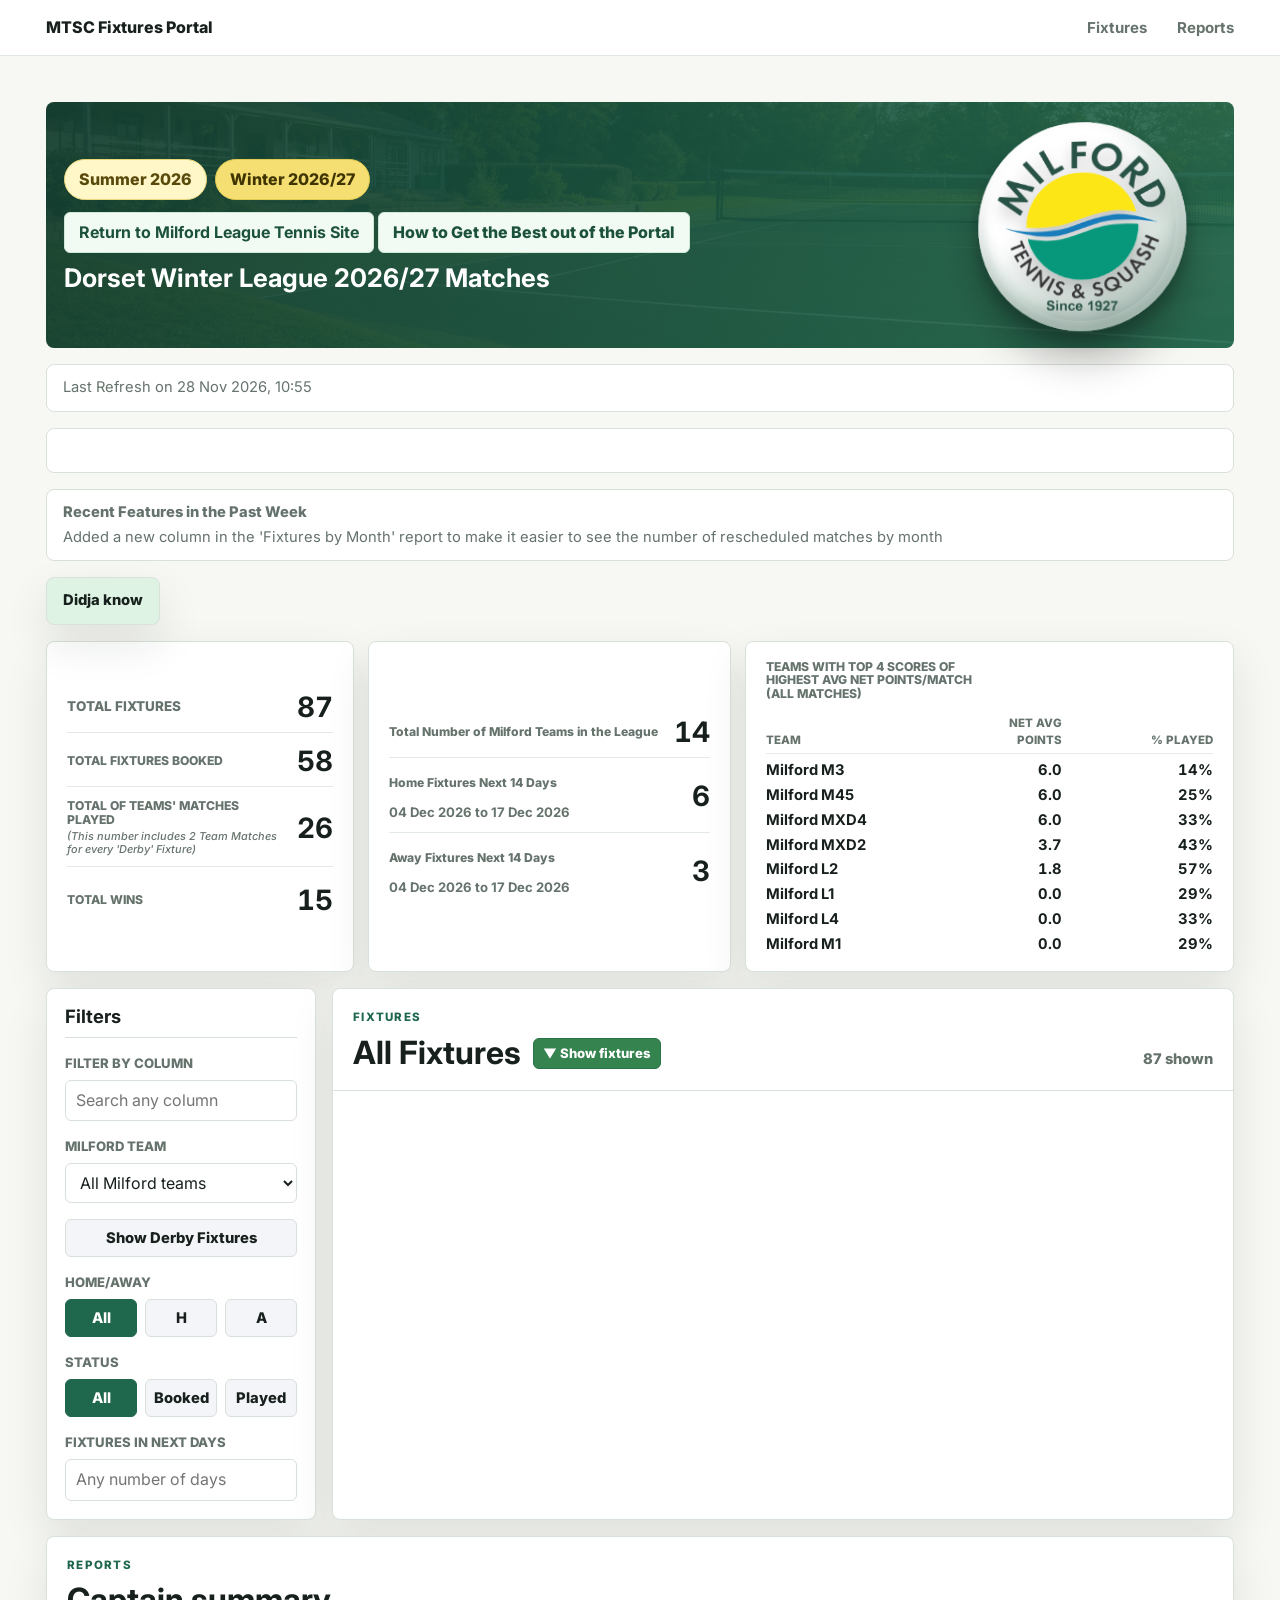
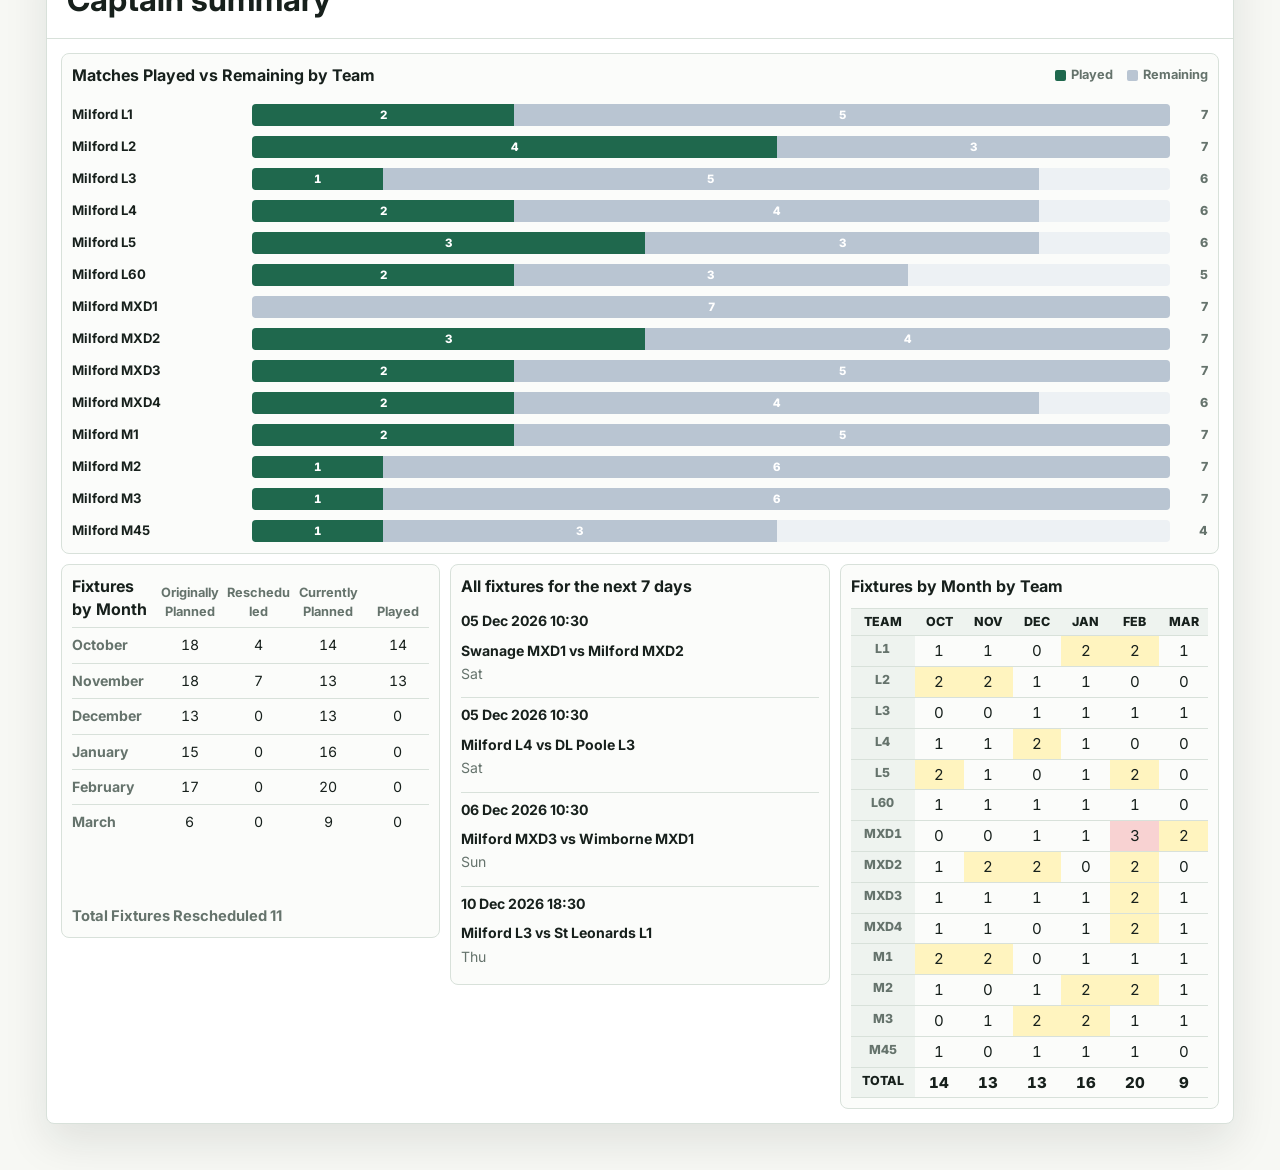
<file: index.html>
<!DOCTYPE html>
<html lang="en">
  <head>
    <meta charset="UTF-8" />
    <meta name="viewport" content="width=device-width, initial-scale=1.0" />
    <title>MTSC Fixtures Portal</title>
    <link rel="preconnect" href="https://fonts.googleapis.com" />
    <link rel="preconnect" href="https://fonts.gstatic.com" crossorigin />
    <link
      href="https://fonts.googleapis.com/css2?family=Inter:wght@400;500;600;700;800&display=swap"
      rel="stylesheet"
    />
    <link rel="stylesheet" href="styles.css?v=113" />
    <script
      defer
      src="https://cdn.sheetjs.com/xlsx-0.20.3/package/dist/xlsx.full.min.js"
    ></script>
    <script defer src="app.js?v=98"></script>
  </head>
  <body>
    <header class="app-header">
      <a class="brand" href="#dashboard" aria-label="MTSC Fixtures Portal">
        <span>MTSC Fixtures Portal</span>
      </a>
      <nav class="main-nav" aria-label="Main navigation">
        <a href="#fixtures">Fixtures</a>
        <a href="#reports">Reports</a>
      </nav>
    </header>

    <main id="dashboard">
      <section class="toolbar captain-toolbar" aria-label="Fixtures overview">
        <div>
          <div class="season-picker" role="group" aria-label="Choose fixture season">
            <button class="season-button" type="button" data-season="summer-2026" aria-pressed="false">Summer 2026</button>
            <button class="season-button is-active" type="button" data-season="winter-2026-27" aria-pressed="true">Winter 2026/27</button>
          </div>
          <a
            class="button toolbar-link"
            style="display:inline-flex;align-items:center;justify-content:center;width:fit-content;margin:0 0 6px;padding:8px 14px;min-height:34px;background:#f1fbf3;color:#1c523b;border:1px solid #cfe7d5;border-radius:6px;box-shadow:none;font-weight:700;"
            href="https://milfordtennisandsquash.net/league-tennis-information/"
            target="_blank"
            rel="noreferrer"
          >
            Return to Milford League Tennis Site
          </a>
          <button class="button toolbar-help" id="openHelp" type="button">
            How to Get the Best out of the Portal
          </button>
          <h1 id="seasonTitle">Dorset Summer League 2026 Matches</h1>
        </div>
        <a
          class="hero-logo-wrap"
          href="https://milfordtennisandsquash.net"
          target="_blank"
          rel="noreferrer"
          aria-label="Go to Milford Tennis and Squash Club site"
        >
          <img class="hero-logo" src="assets/milfordlogo.png" alt="Milford Tennis and Squash Club" />
        </a>
      </section>

      <section class="status-line" aria-live="polite">
        <span id="fileStatus">No published fixture data available yet.</span>
        <span id="parseStatus"></span>
      </section>

      <section class="feature-line is-empty" id="latestInfoLine" aria-live="polite" hidden>
        <span class="feature-label" id="latestInfoLabel" hidden>Latest Info/News</span>
        <span id="latestInfo"></span>
      </section>

      <section class="feature-line is-empty" id="featureLine" aria-live="polite">
        <span class="feature-label" id="featureLabel" hidden>Recent Features in the Past Week</span>
        <span id="portalFeatures"></span>
      </section>

      <section class="didja-wrap">
        <button class="didja-know" id="didjaKnow" type="button" aria-expanded="false" aria-describedby="didjaTooltip">
          Didja know
        </button>
        <span class="didja-tooltip" id="didjaTooltip" role="tooltip" aria-live="polite">
          To save the link on your phone home screen, when on the web site hit the share button and find 'add to home screen'. It will be saved as a web app and an easy click from your mobile home screen.
        </span>
      </section>

      <section class="overview-grid" aria-label="Fixture summary">
        <article class="overview-card metric-card">
          <div class="metric-list">
            <div class="metric-row">
              <span class="kpi-label kpi-title" id="totalMatchesLabel">TOTAL FIXTURES</span>
              <strong id="totalMatches">0</strong>
            </div>
            <div class="metric-row">
              <span class="kpi-label">Total Fixtures Booked</span>
              <strong id="totalFixturesBooked">-</strong>
            </div>
            <div class="metric-row">
              <span class="kpi-label kpi-label-with-note">
                <span>Total of Teams' Matches Played</span>
                <span class="kpi-note">(This number includes 2 Team Matches for every 'Derby' Fixture)</span>
              </span>
              <strong id="summaryMatchesPlayed">-</strong>
            </div>
            <div class="metric-row">
              <span class="kpi-label">Total Wins</span>
              <strong id="summaryWins">-</strong>
            </div>
          </div>
        </article>
        <article class="overview-card metric-card">
          <div class="metric-list">
            <div class="metric-row">
              <span class="kpi-label kpi-title">Total Number of Milford Teams in the League</span>
              <strong id="teamCount">0</strong>
            </div>
            <div class="metric-row metric-row-has-range">
              <span class="kpi-label kpi-title">Home Fixtures Next 14 Days</span>
              <strong id="homeNextCount">0</strong>
              <span class="kpi-range" id="homeNextRange"></span>
            </div>
            <div class="metric-row metric-row-has-range">
              <span class="kpi-label kpi-title">Away Fixtures Next 14 Days</span>
              <strong id="awayNextCount">0</strong>
              <span class="kpi-range" id="awayNextRange"></span>
            </div>
          </div>
        </article>
        <article class="overview-card net-points-card">
          <span class="kpi-label kpi-label-two-line">Teams with top 4 scores of<br />highest avg net points/match<br />(All Matches)</span>
          <div class="summary-ranking-list" id="summaryHighestAvg" aria-label="Teams on the top four average net points scores per match"></div>
        </article>
      </section>

      <section class="workspace" id="fixtures">
        <aside class="filters" aria-label="Fixture filters">
          <h2 class="filters-title">Filters</h2>
          <div class="filter-block">
            <label for="searchInput">Filter by Column</label>
            <input
              id="searchInput"
              type="search"
              placeholder="Search any column"
            />
          </div>
          <div class="filter-block">
            <label for="teamFilter">Milford Team</label>
            <select id="teamFilter">
              <option value="">All Milford teams</option>
            </select>
          </div>
          <div class="filter-block">
            <button class="filter-chip derby-filter-button" id="derbyFilterButton" type="button" aria-pressed="false" data-tooltip="Derby Match - when 2 Milford Teams are in the same division and therefore have to play each other">
              Show Derby Fixtures
            </button>
          </div>
          <div class="filter-block">
            <label>Home/Away</label>
            <div class="segmented-control" role="group" aria-label="Home Away filter">
              <button type="button" class="filter-chip is-active" data-home-away="all">All</button>
              <button type="button" class="filter-chip" data-home-away="H">H</button>
              <button type="button" class="filter-chip" data-home-away="A">A</button>
            </div>
          </div>
          <div class="filter-block">
            <label>Status</label>
            <div class="segmented-control" role="group" aria-label="Status preset filter">
              <button type="button" class="filter-chip is-active" data-status-filter="all">All</button>
              <button type="button" class="filter-chip" data-status-filter="booked">Booked</button>
              <button type="button" class="filter-chip" data-status-filter="played">Played</button>
            </div>
          </div>
          <div class="filter-block">
            <label for="nextDaysInput">Fixtures in next days</label>
            <input
              id="nextDaysInput"
              type="number"
              min="0"
              step="1"
              placeholder="Any number of days"
            />
          </div>
        </aside>

        <section class="data-area">
          <div class="section-head">
            <div>
              <p class="eyebrow">Fixtures</p>
              <div class="fixtures-title-row">
                <h2>All Fixtures</h2>
                <button
                  class="fixture-toggle"
                  id="fixtureToggle"
                  type="button"
                  aria-expanded="false"
                  aria-controls="fixtureTableWrap"
                  hidden
                >
                  ▼ Show fixtures
                </button>
              </div>
            </div>
            <span id="visibleCount">0 shown</span>
          </div>
          <div class="table-wrap" id="fixtureTableWrap">
            <table>
              <thead>
                <tr>
                  <th>Date</th>
                  <th>Day</th>
                  <th>Time</th>
                  <th>Home Team</th>
                  <th>Away Team</th>
                  <th>Status</th>
                </tr>
              </thead>
              <tbody id="fixturesBody">
                <tr>
                  <td colspan="6" class="empty-state">
                    No published fixture data available yet.
                  </td>
                </tr>
              </tbody>
            </table>
          </div>
        </section>
      </section>

      <section class="report-grid single-report">
        <article class="report-panel" id="reports">
          <div class="section-head compact">
            <div>
              <p class="eyebrow">Reports</p>
              <h2>Captain summary</h2>
            </div>
          </div>
          <div id="reportBody" class="summary-list">
            <p class="empty-copy">
              Load fixtures to see monthly planned matches and matches for the next 7 days.
            </p>
          </div>
        </article>
      </section>
    </main>

    <div class="help-modal" id="helpModal" aria-hidden="true">
      <div class="help-dialog" role="dialog" aria-modal="true" aria-labelledby="helpTitle">
        <div class="help-head">
          <h2 id="helpTitle">How to Get the Best out of the Portal</h2>
          <button class="help-close" id="closeHelp" type="button" aria-label="Close help">Close</button>
        </div>
        <div class="help-body">
          <p>
            The Highest Avg Net Points / Match takes all points FOR less all points AGAINST for each team and divides by the number of matches played, hence the view showing % matches played is an important factor. The highest possible score is 6.
          </p>
          <p>
            Use the filter box to filter by column, team, opponent, date, status etc. Then try partial text, e.g. Jul will show only July matches. Hit the Home button below that and it will show July home matches, then try hitting Booked. That will add only the booked matches to the view and so on.
          </p>
          <p>
            Also filter by team to see all matches for a specific team and use further filters if you only want to see Booked.
          </p>
          <p>
            One of the filters is Matches in Next Days. If you type in 4 here, you will see all Milford teams' matches in the next 4 days. You can then filter more as above.
          </p>
          <p>
            For any comments or suggestions contact the Fixtures Secretary on tennisfixtures@milfordtennisandsquash.net
          </p>
        </div>
      </div>
    </div>
  </body>
</html>
</file>
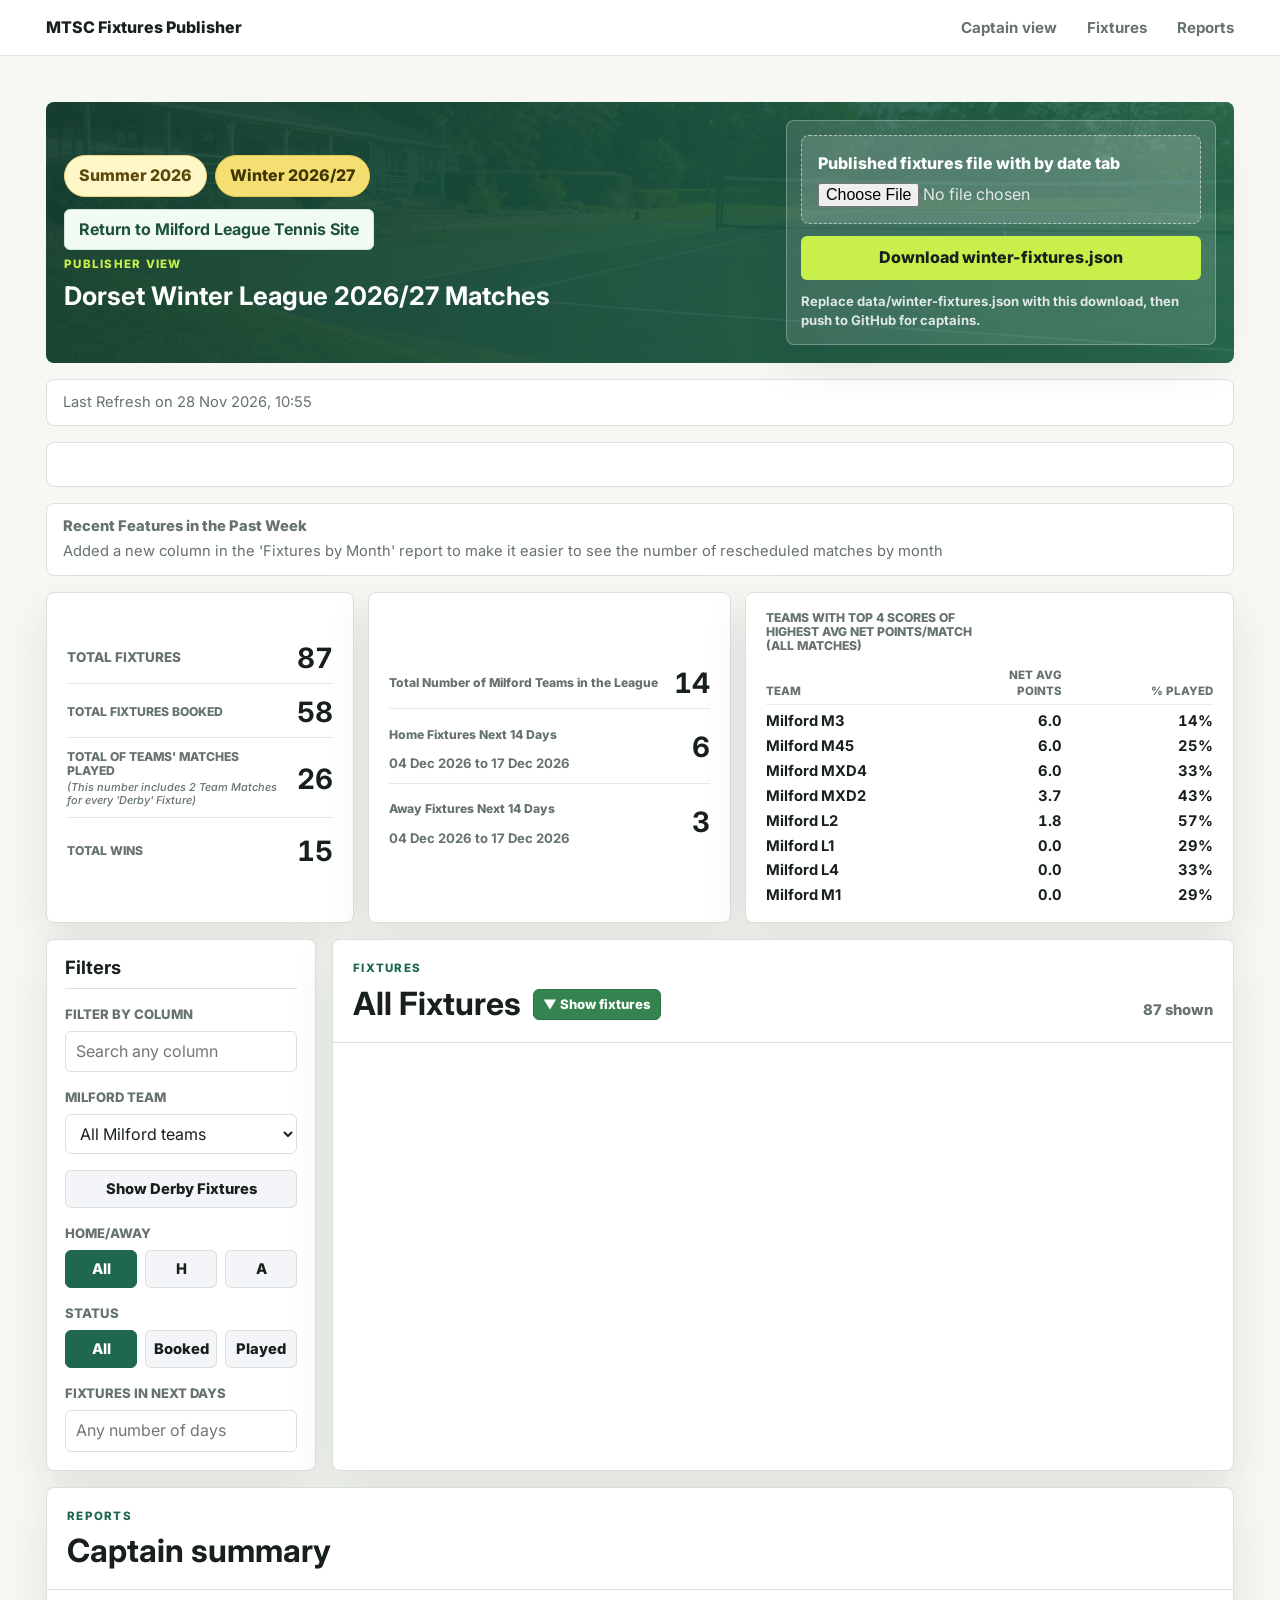
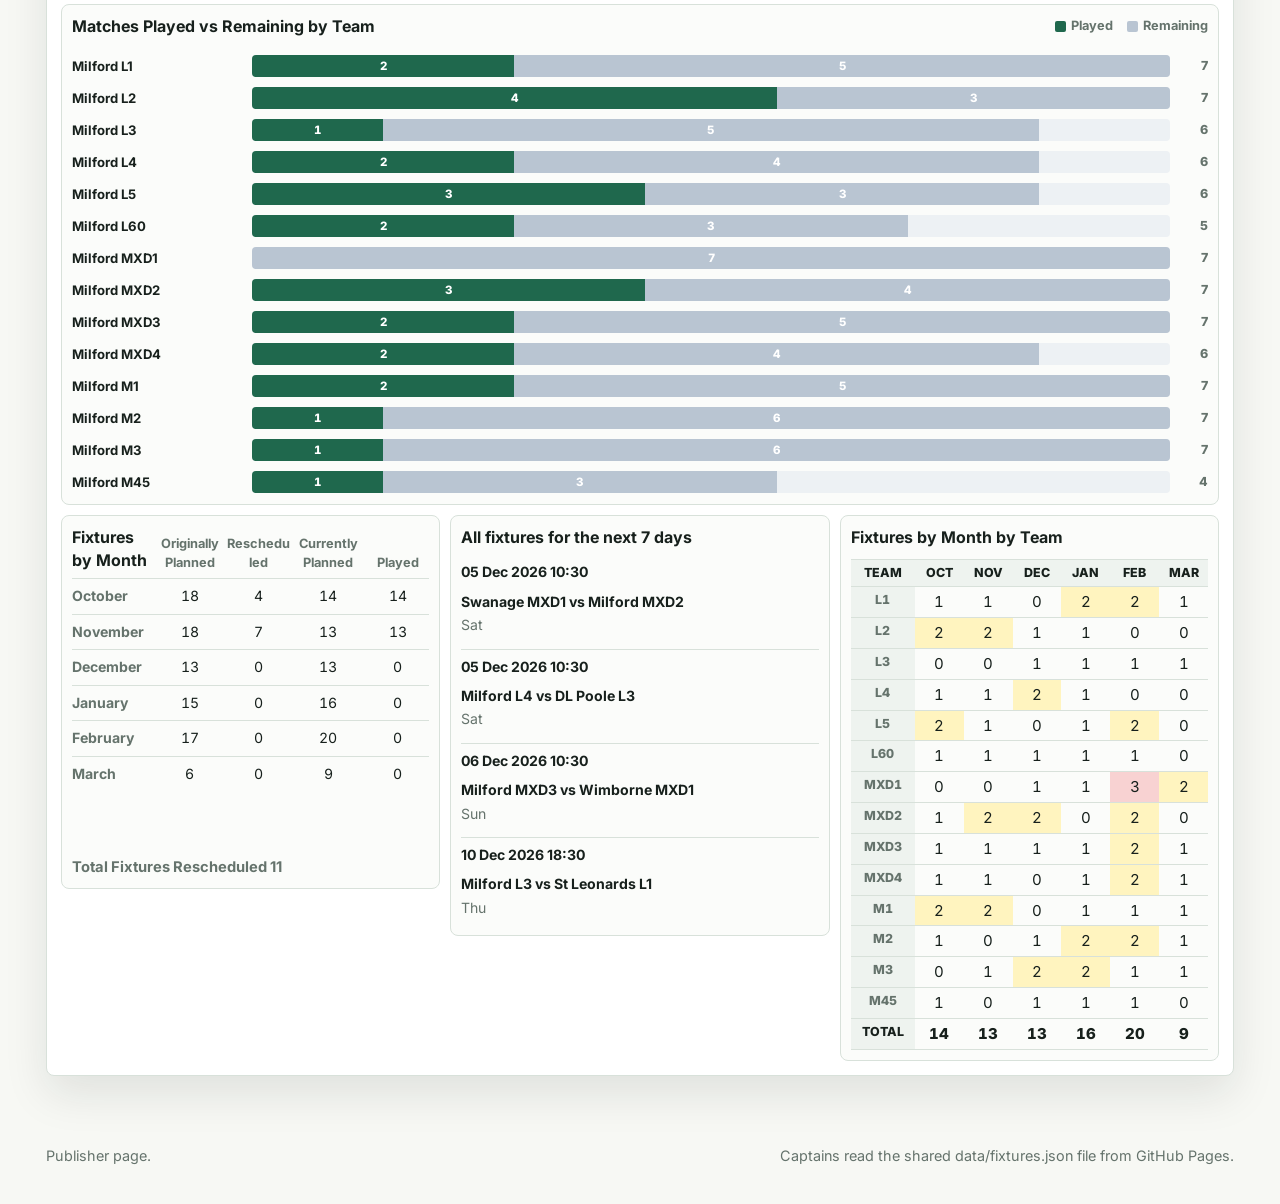
<file: publisher.html>
<!DOCTYPE html>
<html lang="en">
  <head>
    <meta charset="UTF-8" />
    <meta name="viewport" content="width=device-width, initial-scale=1.0" />
    <title>MTSC Fixtures Publisher</title>
    <link rel="preconnect" href="https://fonts.googleapis.com" />
    <link rel="preconnect" href="https://fonts.gstatic.com" crossorigin />
    <link
      href="https://fonts.googleapis.com/css2?family=Inter:wght@400;500;600;700;800&display=swap"
      rel="stylesheet"
    />
    <link rel="stylesheet" href="styles.css?v=113" />
    <script
      defer
      src="https://cdn.sheetjs.com/xlsx-0.20.3/package/dist/xlsx.full.min.js"
    ></script>
    <script defer src="app.js?v=98"></script>
  </head>
  <body class="publisher-page">
    <header class="app-header">
      <a class="brand" href="index.html" aria-label="MTSC Fixtures Portal">
        <span>MTSC Fixtures Publisher</span>
      </a>
      <nav class="main-nav" aria-label="Main navigation">
        <a href="index.html">Captain view</a>
        <a href="#fixtures">Fixtures</a>
        <a href="#reports">Reports</a>
      </nav>
    </header>

    <main id="dashboard">
      <section class="toolbar" aria-label="Workbook upload">
        <div>
          <div class="season-picker" role="group" aria-label="Choose fixture season">
            <button class="season-button" type="button" data-season="summer-2026" aria-pressed="false">Summer 2026</button>
            <button class="season-button is-active" type="button" data-season="winter-2026-27" aria-pressed="true">Winter 2026/27</button>
          </div>
          <a
            class="button toolbar-link"
            style="display:inline-flex;align-items:center;justify-content:center;width:fit-content;margin:0 0 6px;padding:8px 14px;min-height:34px;background:#f1fbf3;color:#1c523b;border:1px solid #cfe7d5;border-radius:6px;box-shadow:none;font-weight:700;"
            href="https://milfordtennisandsquash.net/league-tennis-information/"
            target="_blank"
            rel="noreferrer"
          >
            Return to Milford League Tennis Site
          </a>
          <p class="eyebrow">Publisher view</p>
          <h1 id="seasonTitle">Dorset Winter League 2026/27 Matches</h1>
        </div>
        <div class="upload-panel">
          <label class="file-drop" for="currentFile">
            <span>Published fixtures file with by date tab</span>
            <input id="currentFile" type="file" accept=".xlsx,.xlsm,.xls" />
          </label>
          <button class="button ghost full" id="downloadJson" type="button" disabled>
            <span id="downloadJsonLabel">Download winter-fixtures.json</span>
          </button>
          <p class="upload-note">
            <span id="publisherFileHelp">Replace data/winter-fixtures.json with this download, then push to GitHub for captains.</span>
          </p>
        </div>
      </section>

      <section class="status-line" aria-live="polite">
        <span id="fileStatus">No workbook loaded yet.</span>
        <span id="parseStatus"></span>
      </section>

      <section class="feature-line is-empty" id="latestInfoLine" aria-live="polite" hidden>
        <span class="feature-label" id="latestInfoLabel" hidden>Latest Info/News</span>
        <span id="latestInfo"></span>
      </section>

      <section class="feature-line is-empty" id="featureLine" aria-live="polite">
        <span class="feature-label" id="featureLabel" hidden>Recent Features in the Past Week</span>
        <span id="portalFeatures"></span>
      </section>

      <section class="overview-grid" aria-label="Fixture summary">
        <article class="overview-card metric-card">
          <div class="metric-list">
            <div class="metric-row">
              <span class="kpi-label kpi-title" id="totalMatchesLabel">TOTAL FIXTURES</span>
              <strong id="totalMatches">0</strong>
            </div>
            <div class="metric-row">
              <span class="kpi-label">Total Fixtures Booked</span>
              <strong id="totalFixturesBooked">-</strong>
            </div>
            <div class="metric-row">
              <span class="kpi-label kpi-label-with-note">
                <span>Total of Teams' Matches Played</span>
                <span class="kpi-note">(This number includes 2 Team Matches for every 'Derby' Fixture)</span>
              </span>
              <strong id="summaryMatchesPlayed">-</strong>
            </div>
            <div class="metric-row">
              <span class="kpi-label">Total Wins</span>
              <strong id="summaryWins">-</strong>
            </div>
          </div>
        </article>
        <article class="overview-card metric-card">
          <div class="metric-list">
            <div class="metric-row">
              <span class="kpi-label kpi-title">Total Number of Milford Teams in the League</span>
              <strong id="teamCount">0</strong>
            </div>
            <div class="metric-row metric-row-has-range">
              <span class="kpi-label kpi-title">Home Fixtures Next 14 Days</span>
              <strong id="homeNextCount">0</strong>
              <span class="kpi-range" id="homeNextRange"></span>
            </div>
            <div class="metric-row metric-row-has-range">
              <span class="kpi-label kpi-title">Away Fixtures Next 14 Days</span>
              <strong id="awayNextCount">0</strong>
              <span class="kpi-range" id="awayNextRange"></span>
            </div>
          </div>
        </article>
        <article class="overview-card net-points-card">
          <span class="kpi-label kpi-label-two-line">Teams with top 4 scores of<br />highest avg net points/match<br />(All Matches)</span>
          <div class="summary-ranking-list" id="summaryHighestAvg" aria-label="Teams on the top four average net points scores per match"></div>
        </article>
      </section>

      <section class="workspace" id="fixtures">
        <aside class="filters" aria-label="Fixture filters">
          <h2 class="filters-title">Filters</h2>
          <div class="filter-block">
            <label for="searchInput">Filter by Column</label>
            <input
              id="searchInput"
              type="search"
              placeholder="Search any column"
            />
          </div>
          <div class="filter-block">
            <label for="teamFilter">Milford Team</label>
            <select id="teamFilter">
              <option value="">All Milford teams</option>
            </select>
          </div>
          <div class="filter-block">
            <button class="filter-chip derby-filter-button" id="derbyFilterButton" type="button" aria-pressed="false" data-tooltip="Derby Match - when 2 Milford Teams are in the same division and therefore have to play each other">
              Show Derby Fixtures
            </button>
          </div>
          <div class="filter-block">
            <label>Home/Away</label>
            <div class="segmented-control" role="group" aria-label="Home Away filter">
              <button type="button" class="filter-chip is-active" data-home-away="all">All</button>
              <button type="button" class="filter-chip" data-home-away="H">H</button>
              <button type="button" class="filter-chip" data-home-away="A">A</button>
            </div>
          </div>
          <div class="filter-block">
            <label>Status</label>
            <div class="segmented-control" role="group" aria-label="Status preset filter">
              <button type="button" class="filter-chip is-active" data-status-filter="all">All</button>
              <button type="button" class="filter-chip" data-status-filter="booked">Booked</button>
              <button type="button" class="filter-chip" data-status-filter="played">Played</button>
            </div>
          </div>
          <div class="filter-block">
            <label for="nextDaysInput">Fixtures in next days</label>
            <input
              id="nextDaysInput"
              type="number"
              min="0"
              step="1"
              placeholder="Any number of days"
            />
          </div>
        </aside>

        <section class="data-area">
          <div class="section-head">
            <div>
              <p class="eyebrow">Fixtures</p>
              <div class="fixtures-title-row">
                <h2>All Fixtures</h2>
                <button
                  class="fixture-toggle"
                  id="fixtureToggle"
                  type="button"
                  aria-expanded="false"
                  aria-controls="fixtureTableWrap"
                  hidden
                >
                  ▼ Show fixtures
                </button>
              </div>
            </div>
            <span id="visibleCount">0 shown</span>
          </div>
          <div class="table-wrap" id="fixtureTableWrap">
            <table>
              <thead>
                <tr>
                  <th>Date</th>
                  <th>Day</th>
                  <th>Time</th>
                  <th>Home Team</th>
                  <th>Away Team</th>
                  <th>Status</th>
                </tr>
              </thead>
              <tbody id="fixturesBody">
                <tr>
                  <td colspan="6" class="empty-state">
                    Upload an Excel file.
                  </td>
                </tr>
              </tbody>
            </table>
          </div>
        </section>
      </section>

      <section class="report-grid single-report">
        <article class="report-panel" id="reports">
          <div class="section-head compact">
            <div>
              <p class="eyebrow">Reports</p>
              <h2>Captain summary</h2>
            </div>
          </div>
          <div id="reportBody" class="summary-list">
            <p class="empty-copy">
              Load fixtures to see monthly planned matches and matches for the next 7 days.
            </p>
          </div>
        </article>
      </section>
    </main>

    <footer>
      <span>Publisher page.</span>
      <span>Captains read the shared data/fixtures.json file from GitHub Pages.</span>
    </footer>
  </body>
</html>
</file>
<file: styles.css>
:root {
  --ink: #17201c;
  --muted: #65736c;
  --line: #d8e1da;
  --soft: #eef3ef;
  --white: #ffffff;
  --court: #1f684d;
  --court-dark: #143f32;
  --accent: #c9ef4b;
  --warning: #d96d3f;
  --blue: #2367a6;
  --shadow: 0 18px 44px rgba(23, 32, 28, 0.1);
}

* {
  box-sizing: border-box;
}

html {
  scroll-behavior: smooth;
}

body {
  margin: 0;
  color: var(--ink);
  background: #f7f8f4;
  font-family: Inter, system-ui, -apple-system, BlinkMacSystemFont, "Segoe UI", sans-serif;
  line-height: 1.45;
}

a {
  color: inherit;
  text-decoration: none;
}

button,
input,
select {
  font: inherit;
}

.app-header {
  position: sticky;
  top: 0;
  z-index: 20;
  display: flex;
  align-items: center;
  justify-content: space-between;
  gap: 24px;
  padding: 16px clamp(18px, 4vw, 46px);
  border-bottom: 1px solid rgba(216, 225, 218, 0.78);
  background: rgba(255, 255, 255, 0.92);
  backdrop-filter: blur(18px);
}

.brand,
.main-nav {
  display: flex;
  align-items: center;
}

.brand {
  gap: 12px;
  font-weight: 800;
}

.brand-mark {
  width: 380px;
  height: auto;
  object-fit: contain;
  border-radius: 8px;
}

.main-nav {
  gap: clamp(14px, 3vw, 30px);
  color: var(--muted);
  font-size: 0.94rem;
  font-weight: 700;
}

main {
  padding: clamp(20px, 4vw, 46px);
}

.toolbar {
  display: grid;
  grid-template-columns: minmax(280px, 1fr) minmax(300px, 430px);
  gap: clamp(22px, 5vw, 64px);
  align-items: center;
  min-height: 155px;
  padding: 18px;
  border-radius: 8px;
  background:
    linear-gradient(110deg, rgba(20, 63, 50, 0.94), rgba(31, 104, 77, 0.88)),
    url("assets/club-hero.png") center / cover;
  color: var(--white);
}

.toolbar-link {
  width: fit-content;
}

.season-picker {
  display: flex;
  flex-wrap: wrap;
  gap: 8px;
  margin: 0 0 12px;
}

.season-button {
  min-height: 38px;
  padding: 8px 14px;
  border: 1px solid #ead77b;
  border-radius: 999px;
  background: #fff7c7;
  color: #594a0b;
  font-weight: 800;
  cursor: pointer;
}

.season-button:hover,
.season-button:focus-visible {
  background: #f7e99b;
}

.season-button.is-active {
  border-color: #e2c94f;
  background: #f5df72;
  color: #403500;
}

.captain-toolbar {
  grid-template-columns: minmax(0, 3fr) minmax(220px, 1fr);
}

#seasonTitle {
  max-width: none;
  font-size: clamp(1.1rem, 2vw, 2rem);
  white-space: nowrap;
}

.hero-logo-wrap {
  position: relative;
  display: block;
  width: clamp(150px, 18vw, 210px);
  aspect-ratio: 1 / 1;
  justify-self: center;
  flex: 0 0 auto;
  border-radius: 50%;
  background:
    radial-gradient(circle at 34% 28%, rgba(255, 255, 255, 1) 0 36%, rgba(239, 246, 242, 0.96) 62%, rgba(196, 215, 205, 0.98) 100%);
  box-shadow:
    0 26px 38px rgba(0, 0, 0, 0.28),
    0 10px 14px rgba(0, 0, 0, 0.2),
    inset 0 6px 10px rgba(255, 255, 255, 0.92),
    inset 0 -10px 16px rgba(20, 63, 50, 0.18);
  overflow: hidden;
  transform: perspective(650px) rotateX(6deg) rotateY(-8deg);
  transform-style: preserve-3d;
  transition: transform 180ms ease, box-shadow 180ms ease;
}

.hero-logo-wrap:hover,
.hero-logo-wrap:focus-visible {
  box-shadow:
    0 30px 42px rgba(0, 0, 0, 0.32),
    0 12px 16px rgba(0, 0, 0, 0.22),
    inset 0 6px 10px rgba(255, 255, 255, 0.92),
    inset 0 -10px 16px rgba(20, 63, 50, 0.18);
  transform: perspective(650px) rotateX(4deg) rotateY(-5deg) translateY(-2px);
}

.hero-logo-wrap:focus-visible {
  outline: 3px solid var(--accent);
  outline-offset: 5px;
}

.hero-logo-wrap::before {
  content: "";
  position: absolute;
  inset: 10px;
  z-index: 1;
  border-radius: 50%;
  background: linear-gradient(145deg, rgba(255, 255, 255, 0.58), rgba(255, 255, 255, 0.08) 42%, rgba(20, 63, 50, 0.12) 100%);
  pointer-events: none;
}

.hero-logo-wrap::after {
  content: "";
  position: absolute;
  inset: 0;
  border-radius: 50%;
  box-shadow: inset -12px -16px 22px rgba(20, 63, 50, 0.18);
  pointer-events: none;
}

.hero-logo {
  display: block;
  position: absolute;
  inset: 20px;
  z-index: 2;
  width: calc(100% - 40px);
  height: calc(100% - 40px);
  max-width: none;
  max-height: none;
  object-fit: contain;
  object-position: center;
  filter: drop-shadow(0 8px 8px rgba(0, 0, 0, 0.22));
}

.eyebrow {
  margin: 0 0 10px;
  color: var(--accent);
  font-size: 0.72rem;
  font-weight: 800;
  letter-spacing: 0.11em;
  text-transform: uppercase;
}

h1,
h2,
h3,
p {
  margin-top: 0;
}

h1 {
  max-width: 760px;
  margin-bottom: 0;
  font-size: clamp(1.1rem, 2.25vw, 2.35rem);
  line-height: 1.05;
  letter-spacing: 0;
}

h2 {
  margin-bottom: 0;
  font-size: clamp(1.35rem, 3vw, 2rem);
  line-height: 1.08;
}

.upload-panel {
  display: grid;
  gap: 12px;
  padding: 14px;
  border: 1px solid rgba(255, 255, 255, 0.28);
  border-radius: 8px;
  background: rgba(255, 255, 255, 0.12);
  box-shadow: var(--shadow);
}

.file-drop {
  display: grid;
  gap: 8px;
  padding: 16px;
  border: 1px dashed rgba(255, 255, 255, 0.54);
  border-radius: 8px;
  background: rgba(255, 255, 255, 0.14);
  cursor: pointer;
}

.file-drop span {
  font-weight: 800;
}

.file-drop input {
  width: 100%;
  color: rgba(255, 255, 255, 0.82);
}

.secondary-drop {
  background: rgba(0, 0, 0, 0.1);
}

.button {
  display: inline-flex;
  align-items: center;
  justify-content: center;
  min-height: 42px;
  padding: 10px 16px;
  border: 0;
  border-radius: 6px;
  background: var(--court);
  color: var(--white);
  font-weight: 800;
  cursor: pointer;
}

.button.ghost {
  background: var(--accent);
  color: var(--ink);
}

.button.full {
  width: 100%;
}

.button.small {
  min-height: 36px;
  padding: 8px 12px;
}

.button:disabled {
  cursor: not-allowed;
  opacity: 0.55;
}

.toolbar-help {
  width: fit-content;
  min-height: 34px;
  margin: 0 0 12px;
  padding: 8px 14px;
  border: 1px solid #cfe7d5;
  background: #f1fbf3;
  color: #1c523b;
  box-shadow: none;
}

.modal-open {
  overflow: hidden;
}

.help-modal {
  position: fixed;
  inset: 0;
  z-index: 50;
  display: none;
  align-items: center;
  justify-content: center;
  padding: 22px;
  background: rgba(23, 32, 28, 0.62);
}

.help-modal.is-open {
  display: flex;
}

.help-dialog {
  width: min(720px, 100%);
  max-height: min(720px, calc(100vh - 44px));
  overflow: auto;
  border: 1px solid var(--line);
  border-radius: 8px;
  background: var(--white);
  box-shadow: 0 28px 70px rgba(0, 0, 0, 0.26);
}

.help-head {
  display: flex;
  align-items: center;
  justify-content: space-between;
  gap: 18px;
  padding: 20px 22px;
  border-bottom: 1px solid var(--line);
}

.help-head h2 {
  font-size: 1.35rem;
}

.help-close {
  min-height: 36px;
  padding: 8px 12px;
  border: 1px solid var(--line);
  border-radius: 6px;
  background: var(--soft);
  color: var(--ink);
  font-weight: 800;
  cursor: pointer;
}

.help-body {
  display: grid;
  gap: 14px;
  padding: 20px 22px 24px;
  color: var(--ink);
}

.help-body p {
  margin: 0;
  color: var(--ink);
  font-size: 0.98rem;
}

.upload-note {
  margin: 0;
  color: rgba(255, 255, 255, 0.84);
  font-size: 0.82rem;
  font-weight: 700;
}

.status-line {
  display: flex;
  justify-content: space-between;
  gap: 16px;
  margin: 16px 0;
  padding: 12px 16px;
  border: 1px solid var(--line);
  border-radius: 8px;
  background: var(--white);
  color: var(--muted);
  font-size: 0.92rem;
}

.feature-line {
  display: grid;
  gap: 4px;
  margin: 16px 0;
  padding: 12px 16px;
  border: 1px solid var(--line);
  border-radius: 8px;
  background: var(--white);
  color: var(--muted);
  font-size: 0.92rem;
}

.feature-line.is-empty {
  min-height: 45px;
}

.didja-wrap {
  position: relative;
  width: fit-content;
  margin: 16px 0;
}

.didja-know {
  display: inline-flex;
  align-items: center;
  justify-content: center;
  padding: 12px 16px;
  border: 1px solid var(--line);
  border-radius: 8px;
  background: #dff3e5;
  color: var(--ink);
  box-shadow: var(--shadow);
  cursor: url("data:image/svg+xml,%3Csvg xmlns='http://www.w3.org/2000/svg' width='24' height='24' viewBox='0 0 24 24'%3E%3Cellipse cx='9' cy='8' rx='5' ry='6.5' fill='none' stroke='%2317201c' stroke-width='1.8' transform='rotate(-32 9 8)'/%3E%3Cpath d='M5.5 7.2l7 1.4M5.8 10.2l6.7 1.4M7.5 3.1l3.2 11M10.9 2.8l3 10.4' stroke='%23c9ef4b' stroke-width='1' stroke-linecap='round'/%3E%3Cpath d='M12.4 12.8l6.6 6.6' stroke='%2317201c' stroke-width='3' stroke-linecap='round'/%3E%3Cpath d='M17.2 17.6l2.6 2.6' stroke='%23c9ef4b' stroke-width='1.2' stroke-linecap='round'/%3E%3C/svg%3E") 12 12, pointer;
  font-size: 0.92rem;
  font-weight: 800;
}

.didja-know:focus-visible {
  outline: 3px solid var(--accent);
  outline-offset: 4px;
}

.didja-tooltip {
  position: absolute;
  left: 0;
  top: calc(100% + 10px);
  z-index: 30;
  display: none;
  width: min(420px, calc(100vw - 44px));
  padding: 12px 14px;
  border: 1px solid var(--line);
  border-radius: 8px;
  background: var(--white);
  color: var(--ink);
  box-shadow: 0 18px 42px rgba(23, 32, 28, 0.16);
  font-size: 0.92rem;
  font-weight: 600;
  line-height: 1.35;
}

.didja-wrap:hover .didja-tooltip,
.didja-know:focus + .didja-tooltip,
.didja-know.is-open + .didja-tooltip {
  display: block;
}

.feature-label {
  font-weight: 800;
}

#latestInfoLine[hidden] {
  display: none;
}

#latestInfoLine:not([hidden]):not(.is-empty) {
  animation: news-attention 1.2s ease-in-out 3;
}

@keyframes news-attention {
  0%, 100% { opacity: 1; }
  50% { opacity: 0.35; }
}

@media (prefers-reduced-motion: reduce) {
  #latestInfoLine:not([hidden]):not(.is-empty) {
    animation: none;
  }
}

#portalFeatures,
#latestInfo {
  text-align: left;
  font-size: 0.92rem;
  font-weight: 400;
  color: var(--muted);
  white-space: pre-line;
}

.overview-grid,
.report-grid {
  display: grid;
  grid-template-columns: minmax(220px, 0.85fr) minmax(260px, 1fr) minmax(360px, 1.35fr);
  gap: 14px;
}

.report-grid {
  display: grid;
  grid-template-columns: repeat(4, minmax(0, 1fr));
  gap: 14px;
  margin-top: 14px;
}

.overview-card,
.filters,
.data-area,
.report-panel {
  border: 1px solid var(--line);
  border-radius: 8px;
  background: var(--white);
  box-shadow: var(--shadow);
}

.overview-card {
  min-width: 0;
  min-height: 188px;
  padding: 18px 20px;
}

.overview-card {
  display: grid;
  align-content: center;
}

.metric-list {
  display: grid;
  gap: 12px;
}

.metric-row {
  display: grid;
  grid-template-columns: minmax(0, 1fr) auto;
  gap: 14px;
  align-items: center;
  min-height: 42px;
  padding-bottom: 10px;
  border-bottom: 1px solid rgba(216, 225, 218, 0.72);
}

.metric-row:last-child {
  padding-bottom: 0;
  border-bottom: 0;
}

.metric-row .kpi-range {
  grid-column: 1;
  justify-self: start;
  margin-top: -8px;
}

.metric-row-has-range {
  align-items: start;
}

.metric-row-has-range strong {
  grid-column: 2;
  grid-row: 1 / 3;
  align-self: center;
  padding-top: 0;
}

.overview-card .kpi-label {
  display: flex;
  align-items: center;
  color: var(--muted);
  min-height: 2.2em;
  font-size: 0.76rem !important;
  line-height: 1.15 !important;
  font-weight: 800;
  text-transform: uppercase;
}

.overview-card .kpi-label-with-note {
  align-items: flex-start;
  flex-direction: column;
  gap: 3px;
}

.overview-card .kpi-note {
  font-size: 0.68rem;
  font-style: italic;
  font-weight: 500;
  line-height: 1.2;
  text-transform: none;
}

.kpi-label-two-line {
  line-height: 1.08 !important;
  min-height: 3.05em !important;
}

.overview-card .kpi-title {
  text-transform: none;
}

#totalMatchesLabel {
  font-size: 0.84rem !important;
  line-height: 1.15 !important;
  text-transform: uppercase !important;
}

.overview-card strong {
  display: block;
  color: var(--ink);
  font-size: 1.75rem;
  line-height: 1;
  font-variant-numeric: tabular-nums;
}

.summary-teams {
  display: block;
  margin-top: 6px;
  color: var(--muted);
  font-size: 0.84rem;
  font-weight: 700;
}

.summary-ranking-list {
  display: grid;
  gap: 8px;
  margin-top: 14px;
}

.summary-ranking-row {
  display: grid;
  grid-template-columns: minmax(0, 1.15fr) 0.8fr 0.95fr;
  gap: 12px;
  align-items: baseline;
}

.summary-ranking-head {
  display: grid;
  grid-template-columns: minmax(0, 1.15fr) 0.8fr 0.95fr;
  gap: 12px;
  align-items: end;
  padding-bottom: 4px;
  border-bottom: 1px solid rgba(0, 0, 0, 0.08);
}

.summary-ranking-head span {
  color: var(--muted);
  font-size: 0.72rem;
  font-weight: 800;
  text-transform: uppercase;
  letter-spacing: 0;
  text-align: right;
}

.summary-ranking-head span:first-child,
.summary-ranking-team {
  text-align: left;
}

.summary-ranking-team,
.summary-ranking-points,
.summary-ranking-percent {
  font-size: 0.92rem;
  line-height: 1.15;
  font-weight: 700;
}

.summary-ranking-team {
  color: var(--text);
  min-width: 0;
  overflow: hidden;
  text-overflow: ellipsis;
  white-space: nowrap;
}

.summary-ranking-points {
  color: var(--text);
  text-align: right;
  font-variant-numeric: tabular-nums;
}

.summary-ranking-percent {
  color: var(--text);
  text-align: right;
  font-variant-numeric: tabular-nums;
  white-space: nowrap;
  font-size: 0.92rem;
  line-height: 1.15;
  font-weight: 700;
}

.summary-ranking-empty {
  color: var(--muted);
  font-size: 0.92rem;
  font-weight: 700;
}

.kpi-range {
  display: block;
  margin-top: 6px;
  color: var(--muted);
  font-size: 0.82rem;
  font-weight: 700;
}

.workspace {
  display: grid;
  grid-template-columns: 270px minmax(0, 1fr);
  gap: 16px;
  margin-top: 16px;
}

#fixtures,
#reports {
  scroll-margin-top: 72px;
}

.filters {
  align-self: start;
  display: grid;
  gap: 16px;
  min-width: 0;
  padding: 18px;
}

.filters-title {
  margin: 0;
  padding-bottom: 10px;
  border-bottom: 1px solid var(--line);
  color: var(--ink);
  font-size: 1.15rem;
}

.filter-block {
  display: grid;
  gap: 7px;
  min-width: 0;
}

.filter-block label {
  color: var(--muted);
  font-size: 0.82rem;
  font-weight: 800;
  text-transform: uppercase;
}

.filter-block input,
.filter-block select {
  width: 100%;
  max-width: 100%;
  min-width: 0;
  min-height: 40px;
  padding: 8px 10px;
  border: 1px solid var(--line);
  border-radius: 6px;
  background: var(--white);
  color: var(--ink);
}

.segmented-control {
  display: grid;
  grid-template-columns: repeat(auto-fit, minmax(64px, 1fr));
  gap: 8px;
  min-width: 0;
}

.filter-chip {
  width: 100%;
  min-width: 0;
  min-height: 38px;
  border: 1px solid var(--line);
  border-radius: 6px;
  background: #f3f5f8;
  color: var(--ink);
  font-size: 0.92rem;
  font-weight: 800;
  cursor: pointer;
}

.filter-chip.is-active {
  background: var(--court);
  border-color: var(--court);
  color: var(--white);
}

.derby-filter-button {
  position: relative;
}

.derby-filter-button::after {
  position: absolute;
  z-index: 10;
  bottom: calc(100% + 7px);
  left: 0;
  width: min(280px, 80vw);
  padding: 8px 10px;
  border-radius: 6px;
  background: var(--ink);
  color: var(--white);
  box-shadow: var(--shadow);
  content: attr(data-tooltip);
  font-size: 0.78rem;
  font-weight: 600;
  line-height: 1.35;
  opacity: 0;
  pointer-events: none;
  text-align: left;
  transform: translateY(3px);
  visibility: hidden;
}

.derby-filter-button:hover::after,
.derby-filter-button:focus-visible::after {
  opacity: 1;
  transform: translateY(0);
  visibility: visible;
}

.data-area,
.report-panel {
  min-width: 0;
  overflow: hidden;
}

.section-head {
  display: flex;
  align-items: end;
  justify-content: space-between;
  gap: 20px;
  padding: 20px;
  border-bottom: 1px solid var(--line);
}

.section-head.compact {
  align-items: center;
}

.section-head .eyebrow {
  color: var(--court);
}

.fixtures-title-row {
  display: flex;
  align-items: center;
  gap: 12px;
}

.fixture-toggle {
  padding: 5px 9px;
  border: 1px solid #287347;
  border-radius: 6px;
  background: #35834f;
  color: #fff;
  cursor: pointer;
  font: inherit;
  font-size: 0.82rem;
  font-weight: 800;
}

.fixture-toggle:hover,
.fixture-toggle:focus-visible {
  border-color: var(--court);
  outline: none;
}

#visibleCount {
  color: var(--muted);
  font-size: 0.92rem;
  font-weight: 800;
}

.table-wrap {
  overflow-x: auto;
}

table {
  width: 100%;
  min-width: 860px;
  border-collapse: collapse;
}

th,
td {
  padding: 13px 14px;
  border-bottom: 1px solid var(--line);
  text-align: left;
  vertical-align: top;
}

th {
  background: var(--soft);
  color: var(--muted);
  font-size: 0.78rem;
  font-weight: 800;
  text-transform: uppercase;
}

td {
  font-size: 0.94rem;
}

.empty-state,
.empty-copy {
  color: var(--muted);
}

.badge {
  display: inline-flex;
  align-items: center;
  min-height: 24px;
  padding: 3px 8px;
  border-radius: 999px;
  background: var(--soft);
  color: var(--court-dark);
  font-size: 0.78rem;
  font-weight: 800;
}

.badge.changed,
.badge.removed {
  background: #fee8de;
  color: #97431f;
}

.badge.new {
  background: #e2f0ff;
  color: #124f86;
}

.badge.not-booked {
  background: #fff0d6;
  color: #79551d;
}

.badge.played {
  background: #dff2df;
  color: #1f6b2a;
}

.report-grid {
  grid-template-columns: minmax(0, 1fr) minmax(0, 1fr);
  margin-top: 16px;
}

.report-grid.single-report {
  grid-template-columns: minmax(0, 1fr);
  justify-content: stretch;
}

.change-list,
.summary-list {
  display: grid;
  grid-template-columns: repeat(2, minmax(0, 1fr));
  gap: 12px;
  padding: 18px;
}

.change-item,
.summary-item {
  padding: 14px;
  border: 1px solid var(--line);
  border-radius: 8px;
  background: #fbfcfa;
}

.change-item strong,
.summary-item strong {
  display: block;
  margin-bottom: 6px;
}

.summary-item-wide {
  grid-column: 1 / -1;
}

.team-progress-chart {
  padding: 18px;
}

.team-progress-head,
.team-progress-legend,
.team-progress-row {
  display: flex;
  align-items: center;
}

.team-progress-head {
  justify-content: space-between;
  gap: 16px;
  margin-bottom: 16px;
}

.team-progress-head strong {
  margin: 0;
}

.team-progress-legend {
  gap: 14px;
  color: var(--muted);
  font-size: 0.8rem;
  font-weight: 700;
}

.team-progress-legend span {
  display: inline-flex;
  align-items: center;
  gap: 5px;
}

.legend-swatch {
  width: 11px;
  height: 11px;
  border-radius: 2px;
}

.legend-swatch.played,
.team-progress-bar.played {
  background: var(--court);
}

.legend-swatch.remaining,
.team-progress-bar.remaining {
  background: #b9c5d2;
}

.team-progress-rows {
  display: grid;
  gap: 8px;
}

.team-progress-row {
  display: grid;
  grid-template-columns: minmax(110px, 170px) minmax(160px, 1fr) 28px;
  gap: 10px;
  min-height: 24px;
}

.team-progress-name {
  overflow: hidden;
  font-size: 0.82rem;
  font-weight: 700;
  text-overflow: ellipsis;
  white-space: nowrap;
}

.team-progress-track {
  display: flex;
  height: 22px;
  overflow: hidden;
  border-radius: 4px;
  background: #edf1f4;
}

.team-progress-bar {
  display: flex;
  align-items: center;
  justify-content: center;
  min-width: 0;
  color: var(--white);
  font-size: 0.72rem;
  font-weight: 800;
  font-variant-numeric: tabular-nums;
}

.team-progress-total {
  color: var(--muted);
  font-size: 0.78rem;
  font-weight: 800;
  text-align: right;
}

.summary-item-wide .results-table-wrap {
  width: 100%;
  margin: 0;
}

.change-item p,
.summary-item p {
  margin-bottom: 0;
  color: var(--muted);
  font-size: 0.92rem;
}

.summary-item .fixtures-rescheduled {
  margin-top: 4.5em;
  font-weight: 700;
}

.results-table-wrap {
  overflow-x: auto;
}

.results-table {
  width: 100%;
  min-width: 860px;
  border-collapse: collapse;
  table-layout: fixed;
}

.results-table td {
  padding: 8px 10px;
  border-bottom: 1px solid var(--line);
  font-size: 0.88rem;
  vertical-align: top;
}

.next-fixtures {
  display: grid;
  gap: 10px;
  margin: 0;
  padding: 0;
  list-style: none;
}

.next-fixtures li {
  display: grid;
  gap: 3px;
  padding: 10px 0;
  border-top: 1px solid var(--line);
}

.next-fixtures li:first-child {
  border-top: 0;
  padding-top: 0;
}

.next-fixtures span {
  font-weight: 700;
}

.next-fixtures em {
  color: var(--muted);
  font-size: 0.88rem;
  font-style: normal;
}

.monthly-summary-head {
  display: grid;
  grid-template-columns: minmax(0, 1fr) 92px 92px 72px;
  gap: 16px;
  align-items: end;
  margin-bottom: 6px;
  font-family: inherit;
}

.monthly-summary-head strong,
.monthly-summary-head span {
  margin: 0;
  font-family: inherit;
}

.monthly-summary-head strong {
  display: block;
}

.monthly-summary-head span {
  color: var(--muted);
  font-size: 0.9rem;
  font-weight: 700;
  text-align: right;
}

.monthly-planned {
  display: grid;
  gap: 0;
}

.monthly-row {
  display: grid;
  grid-template-columns: minmax(0, 1fr) 92px 92px 72px;
  gap: 16px;
  align-items: center;
  padding: 9px 0;
  border-top: 1px solid var(--line);
}

.monthly-month {
  color: var(--muted);
  font-weight: 700;
  text-align: left;
}

.monthly-original-count,
.monthly-planned-count,
.monthly-played-count {
  color: var(--text);
  margin: 0;
  font-variant-numeric: tabular-nums;
  text-align: right;
  white-space: nowrap;
}

.team-month-summary > strong {
  display: block;
  margin-bottom: 10px;
}

.team-month-table-wrap {
  overflow-x: auto;
}

.team-month-table {
  width: 59%;
  min-width: 0;
  margin: 0;
  table-layout: fixed;
  border-collapse: collapse;
  font-variant-numeric: tabular-nums;
}

.team-month-table th,
.team-month-table td {
  padding: 4px 3px;
  border-top: 1px solid var(--line);
  text-align: center;
  white-space: nowrap;
}

.team-month-table th:first-child,
.team-month-table td:first-child {
  width: 18%;
}

.team-month-table td.count-two {
  background: #fff4bf;
}

.team-month-table td.count-three {
  background: #f8d2d2;
}

.team-month-table th:first-child {
  text-align: center;
}

.team-month-table thead th,
.team-month-table tbody tr:last-child th,
.team-month-table tbody tr:last-child td {
  color: var(--text);
  font-weight: 800;
}

.winter-report {
  grid-template-columns: repeat(3, minmax(0, 1fr));
  align-items: start;
  gap: 10px;
  padding: 14px;
}

.winter-report > .summary-item {
  min-width: 0;
  padding: 10px;
}

.winter-report .monthly-summary-head,
.winter-report .monthly-row {
  grid-template-columns: minmax(5rem, 1.2fr) repeat(4, minmax(0, 1fr));
  gap: 6px;
}

.winter-report .monthly-row > :not(.monthly-month),
.winter-report .monthly-summary-head span {
  text-align: center;
}

.winter-report .monthly-summary-head span {
  overflow-wrap: anywhere;
  font-size: 0.8rem;
}

.winter-report .monthly-row {
  padding: 7px 0;
  font-size: 0.88rem;
}

.winter-report .team-month-table {
  width: 100%;
  font-size: 0.82rem;
}

.winter-report .next-fixtures {
  gap: 6px;
  font-size: 0.88rem;
}

.winter-report .next-fixtures li {
  padding: 7px 0;
}

footer {
  display: flex;
  justify-content: space-between;
  gap: 20px;
  padding: 24px clamp(20px, 4vw, 46px) 38px;
  color: var(--muted);
  font-size: 0.9rem;
}

@media (max-width: 980px) {
  .toolbar,
  .workspace,
  .report-grid {
    grid-template-columns: 1fr;
  }

  .overview-grid {
    grid-template-columns: repeat(2, minmax(0, 1fr));
  }

  .net-points-card {
    grid-column: 1 / -1;
  }

  .summary-list {
    grid-template-columns: 1fr;
  }
}

@media (max-width: 680px) {
  #seasonTitle {
    white-space: normal;
  }

  .app-header,
  .status-line,
  footer {
    align-items: flex-start;
    flex-direction: column;
  }

  .main-nav {
    width: 100%;
    justify-content: space-between;
  }

  main {
    padding: 14px;
  }

  .toolbar {
    min-height: 150px;
    padding: 18px;
  }

  h1 {
    font-size: 1.2rem;
  }

  .overview-grid {
    grid-template-columns: 1fr;
  }

  .net-points-card {
    grid-column: auto;
  }

  .team-progress-head {
    align-items: flex-start;
    flex-direction: column;
  }

  .team-progress-row {
    grid-template-columns: 92px minmax(120px, 1fr) 24px;
    gap: 7px;
  }

  .team-month-table {
    width: 100%;
  }

  .team-month-table th,
  .team-month-table td {
    padding: 4px 2px;
    font-size: 0.78rem;
  }
}

@media print {
  .app-header,
  .toolbar,
  .filters,
  footer,
  .button {
    display: none;
  }

  main {
    padding: 0;
  }

  .workspace,
  .report-grid,
  .overview-grid {
    grid-template-columns: 1fr;
  }

  .data-area,
  .report-panel,
  .overview-card {
    box-shadow: none;
  }
}
</file>
